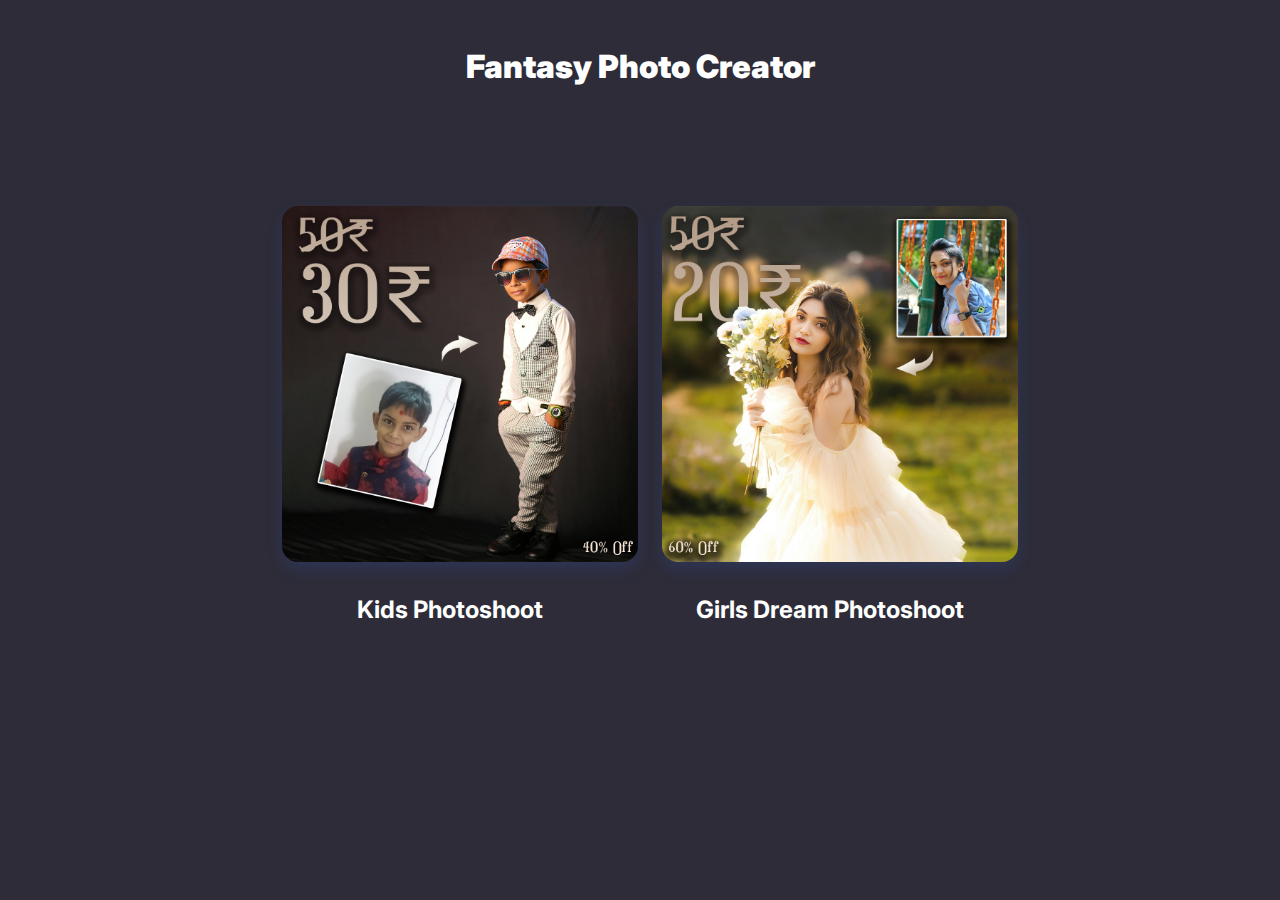
<file: index.html>
<!DOCTYPE html>
<html data-bs-theme="light" lang="en">

<head>
    <meta charset="utf-8">
    <meta name="viewport" content="width=device-width, initial-scale=1.0, shrink-to-fit=no">
    <title>Fantasy Photo Creator</title>
    <link rel="stylesheet" href="assets/bootstrap/css/bootstrap.min.css">
    <link rel="stylesheet" href="https://fonts.googleapis.com/css?family=Inter:300italic,400italic,600italic,700italic,800italic,400,300,600,700,800&amp;display=swap">
    <link rel="stylesheet" href="assets/css/Lightbox-Gallery-baguetteBox.min.css">
    <link rel="stylesheet" href="assets/css/Navbar-Centered-Links-icons.css">
    <link rel="stylesheet" href="assets/css/untitled.css">
</head>

<body>
    <div class="container py-5">
        <div class="row mb-5">
            <div class="col-md-8 col-xl-6 text-center mx-auto">
                <h2 class="fw-bold"><strong>Fantasy Photo Creator</strong></h2>
            </div>
        </div>
    </div>
    <div class="container py-5" style="margin-top: -42px;">
        <div class="row row-cols-1 row-cols-sm-1 row-cols-md-2 row-cols-lg-2 row-cols-xl-3 row-cols-xxl-4 text-center d-flex d-xxl-flex justify-content-xl-center align-items-xl-start align-items-xxl-center">
            <div class="col mb-4">
                <div><a href="Kids.html"><img class="rounded img-fluid shadow w-100 fit-cover" src="assets/img/products/kid1.jpg"></a>
                    <div class="py-4">
                        <h4 class="fw-bold">Kids Photoshoot</h4>
                    </div>
                </div>
            </div>
            <div class="col mb-4">
                <div><a href="Girls.html"><img class="rounded img-fluid shadow w-100 fit-cover" src="assets/img/products/Woman%20Photoshoot%20Ad%201.jpg"></a>
                    <div class="py-4">
                        <h4 class="fw-bold">Girls Dream Photoshoot</h4>
                    </div>
                </div>
            </div>
        </div>
    </div>
    <script src="assets/bootstrap/js/bootstrap.min.js"></script>
    <script src="assets/js/bold-and-dark.js"></script>
    <script src="assets/js/Lightbox-Gallery-baguetteBox.min.js"></script>
    <script src="assets/js/Lightbox-Gallery.js"></script>
</body>

</html>
</file>
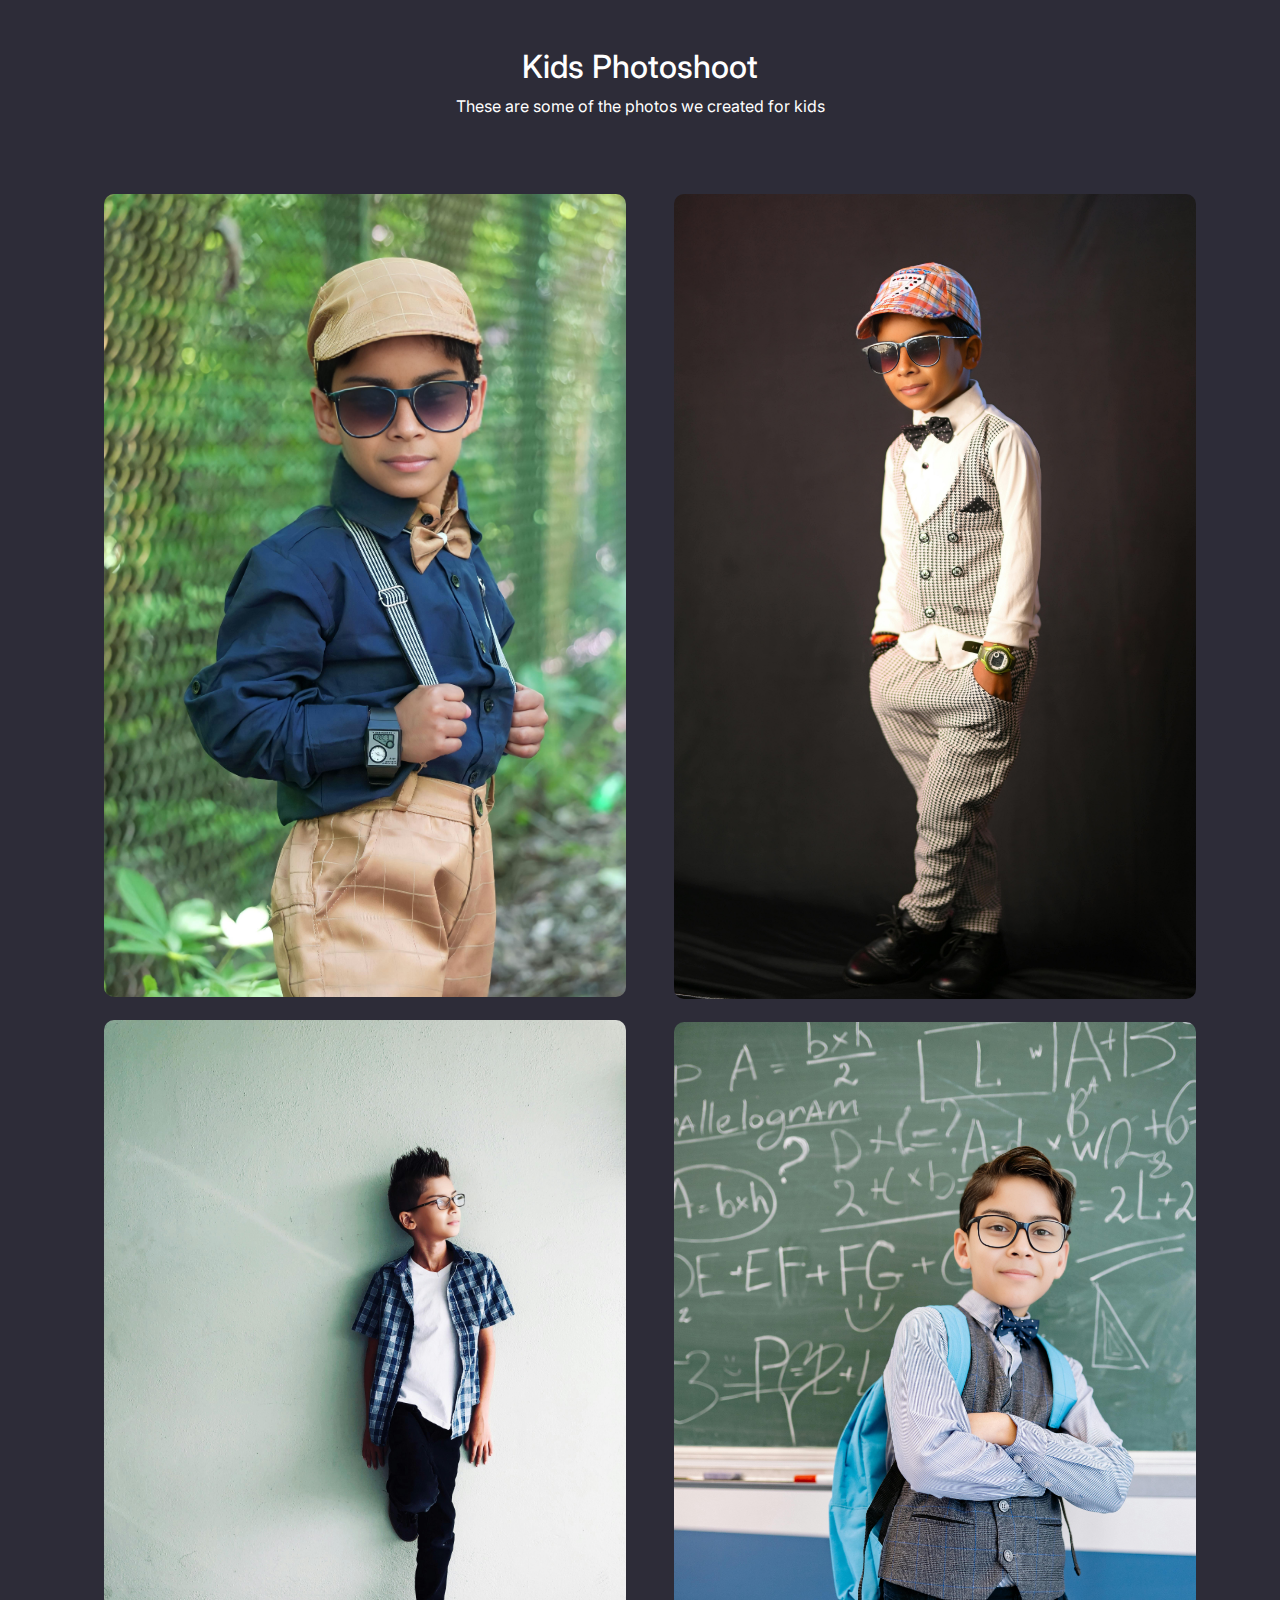
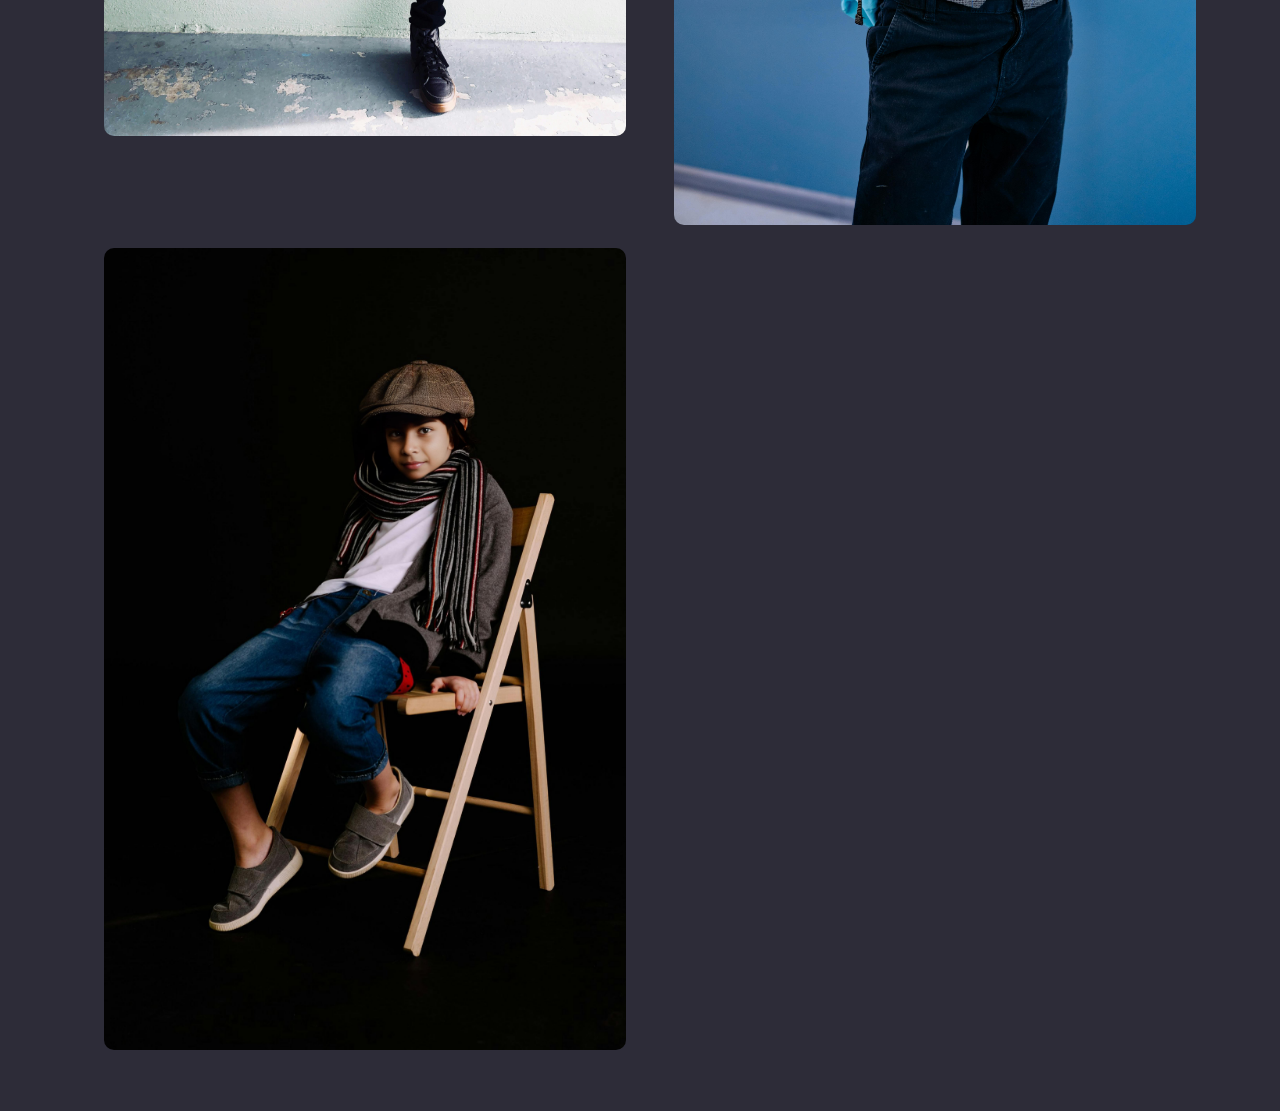
<file: Kids.html>
<!DOCTYPE html>
<html data-bs-theme="light" lang="en">

<head>
    <meta charset="utf-8">
    <meta name="viewport" content="width=device-width, initial-scale=1.0, shrink-to-fit=no">
    <title>Website</title>
    <link rel="stylesheet" href="assets/bootstrap/css/bootstrap.min.css">
    <link rel="stylesheet" href="https://fonts.googleapis.com/css?family=Inter:300italic,400italic,600italic,700italic,800italic,400,300,600,700,800&amp;display=swap">
    <link rel="stylesheet" href="assets/css/Lightbox-Gallery-baguetteBox.min.css">
    <link rel="stylesheet" href="assets/css/Navbar-Centered-Links-icons.css">
    <link rel="stylesheet" href="assets/css/untitled.css">
</head>

<body>
    <section class="photo-gallery py-4 py-xl-5">
        <div class="container">
            <div class="row mb-5">
                <div class="col-md-8 col-xl-6 text-center mx-auto">
                    <h2>Kids Photoshoot</h2>
                    <p class="w-lg-50">These are some of the photos we created for kids</p>
                </div>
            </div>
            <div class="row row-cols-1 row-cols-sm-1 row-cols-md-1 row-cols-lg-2 row-cols-xl-2 row-cols-xxl-3 d-xxl-flex">
                <div class="col">
                    <div class="row" style="margin: 0;margin-bottom: 23px;">
                        <div class="col"><img loading="lazy" src="assets/img/Kids/5.jpg" width="100%" height="100%"></div>
                    </div>
                    <div class="row" style="margin: 0;margin-bottom: 23px;">
                        <div class="col"><img loading="lazy" src="assets/img/Kids/2.jpg" width="100%" height="100%"></div>
                    </div>
                </div>
                <div class="col">
                    <div class="row" style="margin: 0;margin-bottom: 23px;">
                        <div class="col"><img loading="lazy" src="assets/img/Kids/6.jpg" width="100%" height="100%"></div>
                    </div>
                    <div class="row" style="margin: 0;margin-bottom: 23px;">
                        <div class="col"><img loading="lazy" src="assets/img/Kids/4.jpg" width="100%" height="100%"></div>
                    </div>
                </div>
                <div class="col">
                    <div class="row" style="margin: 0;margin-bottom: 23px;">
                        <div class="col"><img loading="lazy" src="assets/img/Kids/3.jpg" width="100%" height="100%"></div>
                    </div>
                </div>
            </div>
        </div>
    </section>
    <script src="assets/bootstrap/js/bootstrap.min.js"></script>
    <script src="assets/js/bold-and-dark.js"></script>
    <script src="assets/js/Lightbox-Gallery-baguetteBox.min.js"></script>
    <script src="assets/js/Lightbox-Gallery.js"></script>
</body>

</html>
</file>
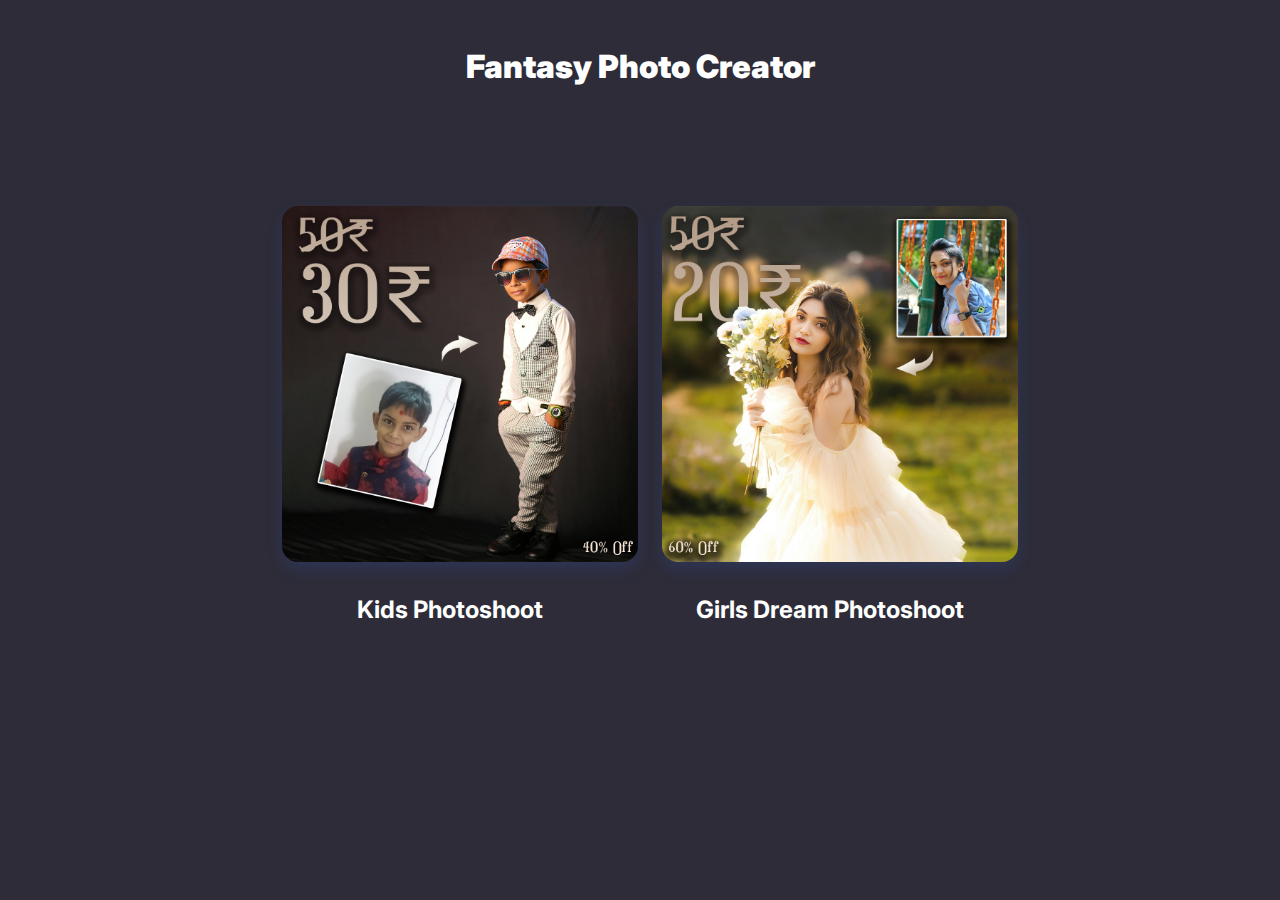
<file: services.html>
<!DOCTYPE html>
<html data-bs-theme="light" lang="en">

<head>
    <meta charset="utf-8">
    <meta name="viewport" content="width=device-width, initial-scale=1.0, shrink-to-fit=no">
    <title>Services - Brand</title>
    <link rel="stylesheet" href="assets/bootstrap/css/bootstrap.min.css">
    <link rel="stylesheet" href="https://fonts.googleapis.com/css?family=Inter:300italic,400italic,600italic,700italic,800italic,400,300,600,700,800&amp;display=swap">
    <link rel="stylesheet" href="assets/css/Lightbox-Gallery-baguetteBox.min.css">
    <link rel="stylesheet" href="assets/css/Navbar-Centered-Links-icons.css">
    <link rel="stylesheet" href="assets/css/untitled.css">
</head>

<body>
    <div class="container py-5">
        <div class="row mb-5">
            <div class="col-md-8 col-xl-6 text-center mx-auto">
                <h2 class="fw-bold"><strong>Fantasy Photo Creator</strong></h2>
            </div>
        </div>
    </div>
    <div class="container py-5" style="margin-top: -42px;">
        <div class="row row-cols-1 row-cols-sm-1 row-cols-md-2 row-cols-lg-2 row-cols-xl-3 row-cols-xxl-4 text-center d-flex d-xxl-flex justify-content-xl-center align-items-xl-start align-items-xxl-center">
            <div class="col mb-4">
                <div><a href="Kids.html"><img class="rounded img-fluid shadow w-100 fit-cover" src="assets/img/products/kid1.jpg"></a>
                    <div class="py-4">
                        <h4 class="fw-bold">Kids Photoshoot</h4>
                    </div>
                </div>
            </div>
            <div class="col mb-4">
                <div><a href="Girls.html"><img class="rounded img-fluid shadow w-100 fit-cover" src="assets/img/products/Woman%20Photoshoot%20Ad%201.jpg"></a>
                    <div class="py-4">
                        <h4 class="fw-bold">Girls Dream Photoshoot</h4>
                    </div>
                </div>
            </div>
        </div>
    </div>
    <script src="assets/bootstrap/js/bootstrap.min.js"></script>
    <script src="assets/js/bold-and-dark.js"></script>
    <script src="assets/js/Lightbox-Gallery-baguetteBox.min.js"></script>
    <script src="assets/js/Lightbox-Gallery.js"></script>
</body>

</html>
</file>
<file: assets/css/Navbar-Centered-Links-icons.css>
.bs-icon {
  --bs-icon-size: .75rem;
  display: flex;
  flex-shrink: 0;
  justify-content: center;
  align-items: center;
  font-size: var(--bs-icon-size);
  width: calc(var(--bs-icon-size) * 2);
  height: calc(var(--bs-icon-size) * 2);
  color: var(--bs-primary);
}

.bs-icon-xs {
  --bs-icon-size: 1rem;
  width: calc(var(--bs-icon-size) * 1.5);
  height: calc(var(--bs-icon-size) * 1.5);
}

.bs-icon-sm {
  --bs-icon-size: 1rem;
}

.bs-icon-md {
  --bs-icon-size: 1.5rem;
}

.bs-icon-lg {
  --bs-icon-size: 2rem;
}

.bs-icon-xl {
  --bs-icon-size: 2.5rem;
}

.bs-icon.bs-icon-primary {
  color: var(--bs-white);
  background: var(--bs-primary);
}

.bs-icon.bs-icon-primary-light {
  color: var(--bs-primary);
  background: rgba(var(--bs-primary-rgb), .2);
}

.bs-icon.bs-icon-semi-white {
  color: var(--bs-primary);
  background: rgba(255, 255, 255, .5);
}

.bs-icon.bs-icon-rounded {
  border-radius: .5rem;
}

.bs-icon.bs-icon-circle {
  border-radius: 50%;
}
</file>
<file: assets/css/untitled.css>
div {
}

.img-fluid {
  max-width: 100%;
  height: auto;
}

img, svg {
  vertical-align: middle;
  margin: 10px;
  /*padding: 10px;*/
}
</file>
